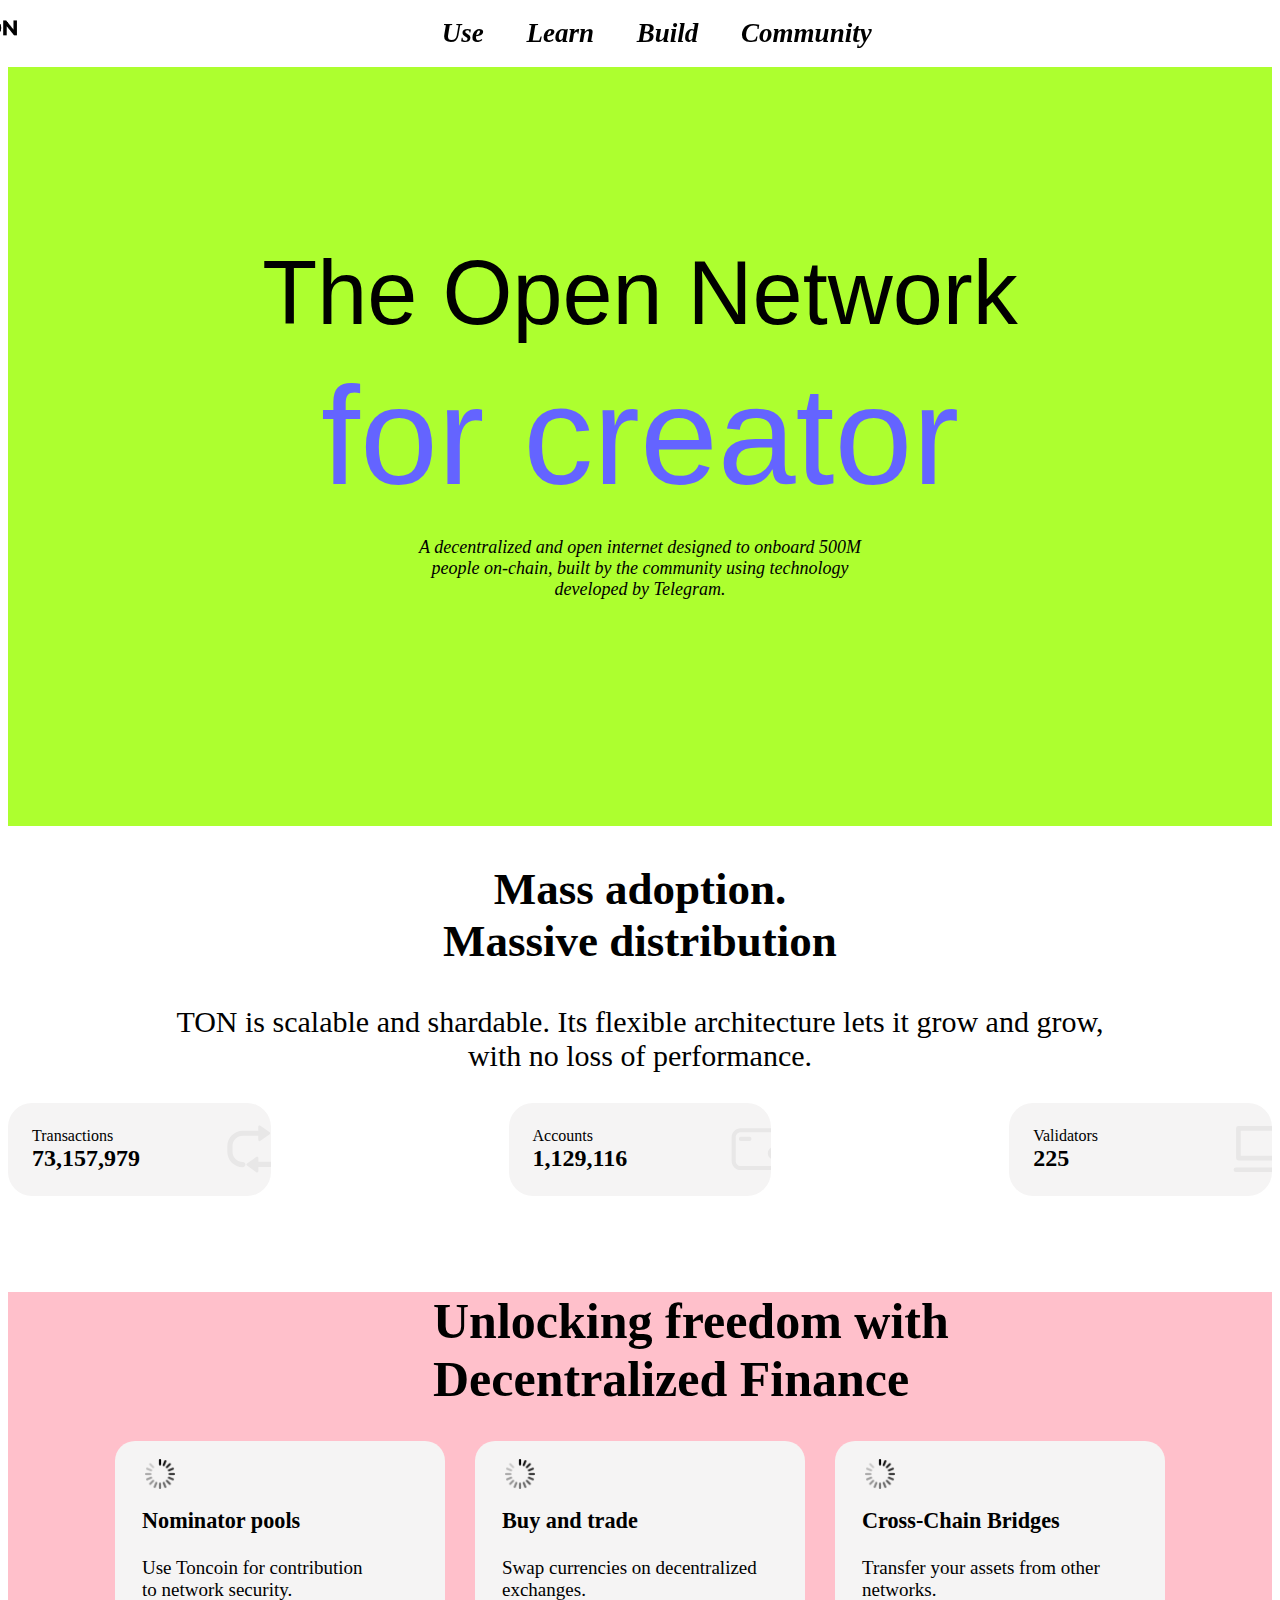
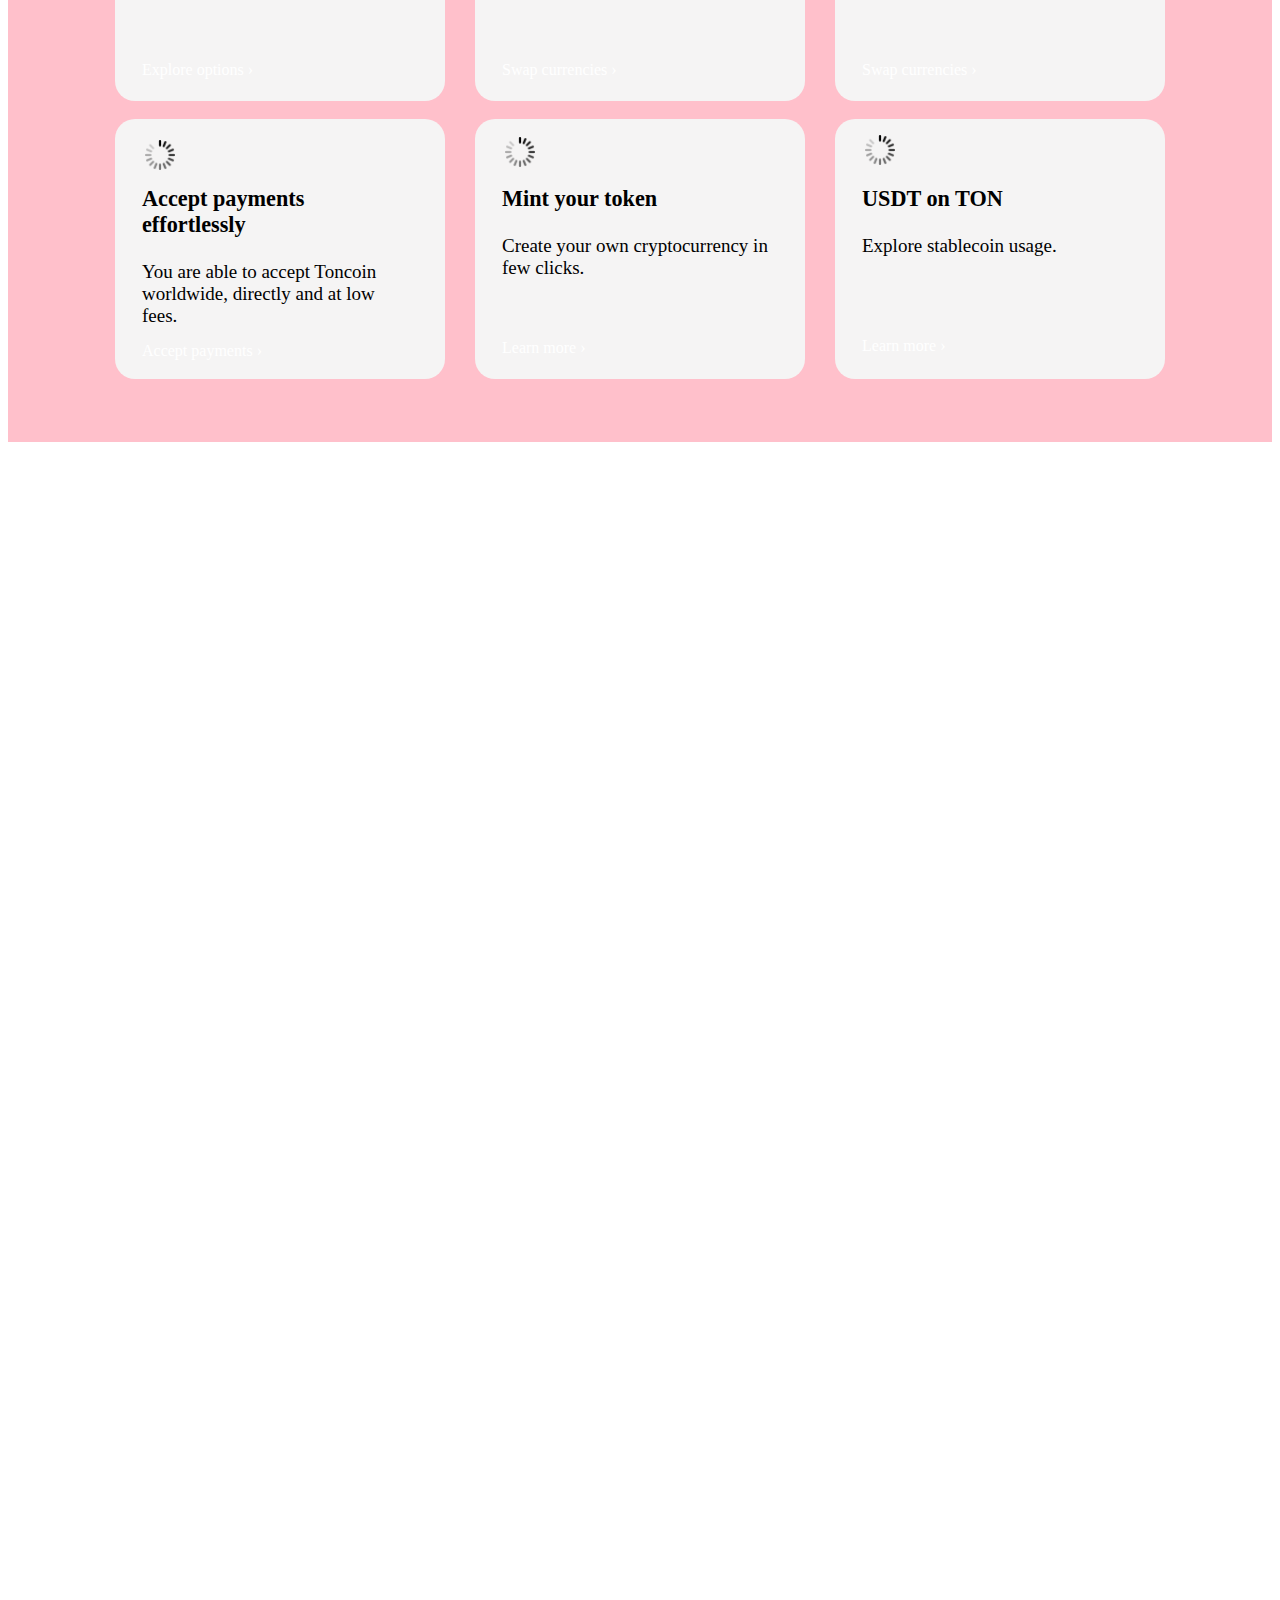
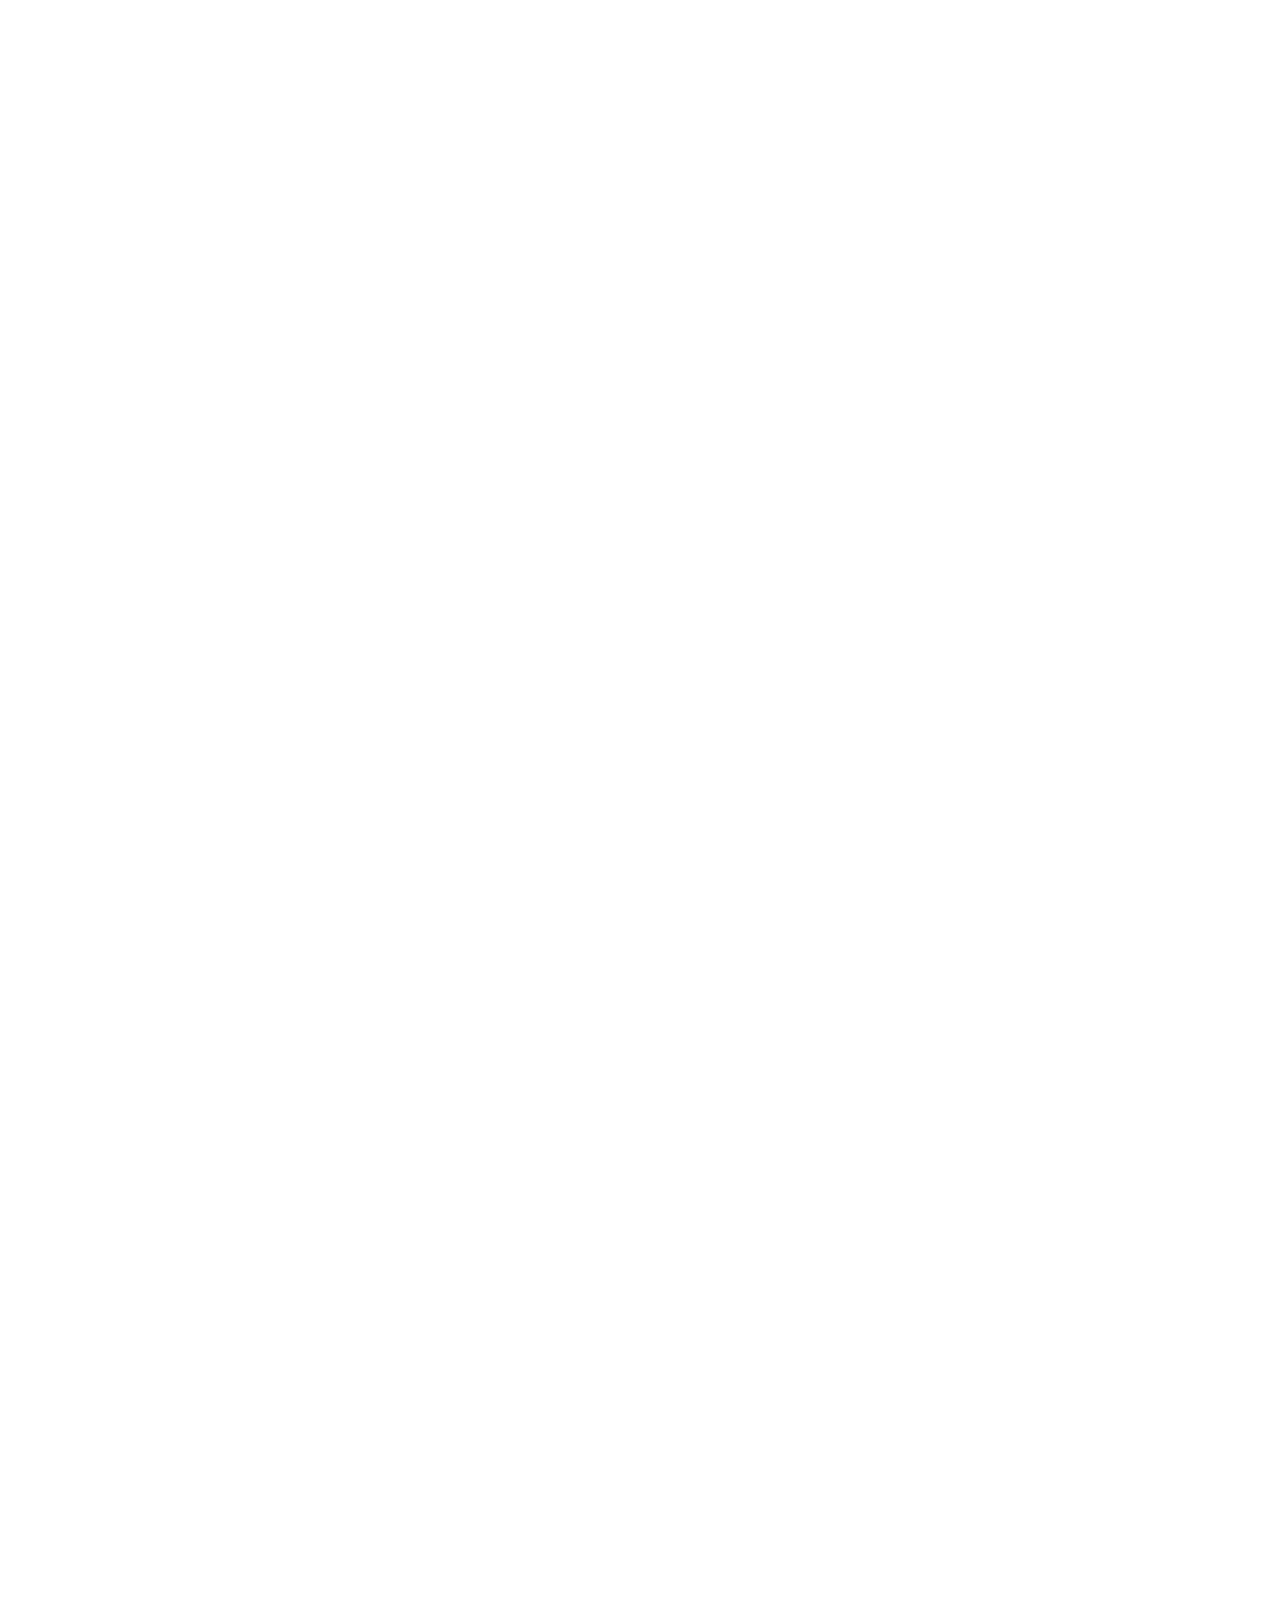
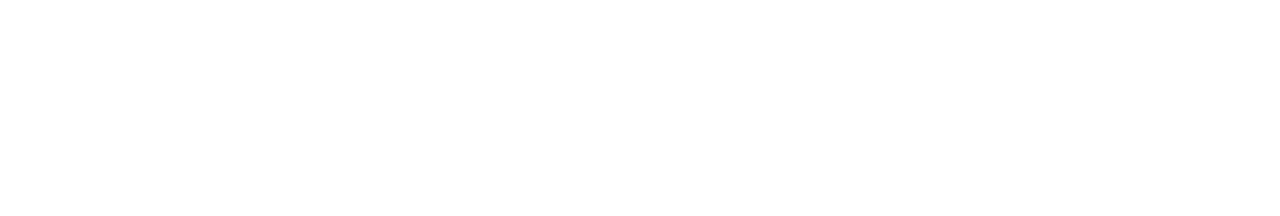
<file: index.html>
<html lang="en">
<head>
    <meta charset="UTF-8">
    <meta name="viewport" content="width=device-width, initial-scale=1.0">
    <title>TON</title>
    <link rel="stylesheet" href="ton.css">
<link rel="stylesheet" href="style.css">>
    
</head>
<body>
    <section class="sep">
   
    <nav>
       <span class="section2"><img src="ton_logo_light_background.png" width="80px"></span>
        <i><b><a href="https://google.com" target="_blank">Use</a>
          <a href="https://google.com" target="_blank">Learn</a>
           <a href="https://google.com" target="_blank">Build</a>
            <a href="https://google.com" target="_blank">Community</a>
        <span class="section">Eng</span></b></i>
    </nav>
   
    
   <div class="box">
   
     <br><br>The Open Network
</div>
<div class="box2">
    for creator
</div>

<div class="box3"><i>A decentralized and open internet designed to onboard 500M
    <br> people on-chain, built by the community using technology
    <br>developed by Telegram.</i></div>
</section>
<section class="info container">
    <div class="info-description"> 
        <h2>Mass adoption. <br> Massive distribution</h2> 
        <p>TON is scalable and shardable. Its flexible architecture lets it grow and grow,<br> with no loss of performance.</p>
    </div>

    <div class="network-info">
        <div class="stat">
        <div class="stat-title">Transactions</div>
        <div class="stat-count">73,157,979</div>
        <img src="transactions.svg" alt="">
        </div>
        <div class="stat">
         <div class="stat-title">Accounts</div>
        <div class="stat-count">1,129,116</div>
        <img src="wallet.svg" alt="">
        </div>
        <div class="stat">
         <div class="stat-title">Validators</div>
        <div class="stat-count">225</div>
        <img src="validators.svg" alt="">
        </div>
    </div>
</section>
<section class="Unlocking">
    <div class="freedom1"><h1>Unlocking freedom with<br> Decentralized Finance</h1></div>
    <div class="Finance">
<div class="freedom">
<div class="Nominator"><h3>Nominator pools</h3>
Use Toncoin for contribution<br> to network security.</div>
<div class="Explore"><a href="#">Explore options ›</a> </div>
<div class="img"><img src="loading.png" width="30px"></div>
</div>



<div class="freedom">
<div class="Nominator"><h3>Buy and trade</h3>
Swap currencies on decentralized <br>exchanges.</div>
<div class="Explore"><a href="#">Swap currencies ›</a> </div>
<div class="img"><img src="loading.png" width="30px"></div>
</div>


<div class="freedom">
<div class="Nominator"><h3>Cross-Chain Bridges</h3>
Transfer your assets from other <br>networks.</div>
<div class="Explore"><a href="#">Swap currencies ›</a> </div>
<div class="img"><img src="loading.png" width="30px"></div>
</div>
</div>

<br>
<div class="Finance">
<div class="freedom">
<div class="Nominator"><h3>Accept payments <br>effortlessly</h3>
You are able to accept Toncoin <br>worldwide, directly and at low<br>fees.</div>
<div class="Explore1"><a href="#">Accept payments ›</a> </div>
<div class="img"><img src="loading.png" width="30px"></div>
</div>


<div class="freedom">
<div class="Nominator"><h3>Mint your token</h3>
Create your own cryptocurrency in<br> few clicks.</div>
<div class="Explore"><a href="#">Learn more ›</a> </div>
<div class="img"><img src="loading.png" width="30px"></div>
</div>


<div class="freedom">
<div class="Nominator"><h3>USDT on TON</h3>
Explore stablecoin usage.</div>
<div class="Explore2"><a href="#">Learn more ›</a></div>
<div class="img"><img src="loading.png" width="30px"></div>
</div>
</div>
</section>
</body>
</html>
</file>
<file: ton.css>
*,*::before,*: :after€ box-sizing: inherit;


html,body{
    box-sizing:border-box;
}


body{
    height: 5000px;
}


nav{
 font-size: 27px;
    position: fixed;
    top: 0;
    left: 0;

    width: 100%;
    text-align: center;
    background-color: white;
z-index: 3;
}


nav a{
    
      text-decoration: none;
    color: black;
    padding: 18px;
    display: inline-block;
}

.box{

    padding: 10px;
    text-align: center;
    font-family: Impact, Haettenschweiler, 'Arial Narrow Bold', sans-serif;
    font-size: 90px;
}

.box2{
font-family: Impact, Haettenschweiler, 'Arial Narrow Bold', sans-serif;
font-size: 140px;
position: relative;
    text-align: center;
color: rgb(100, 100, 255);
z-index: 2;

}

.box3{
text-align: center;
padding: 20px;
font-size: 18px;
}

.section{

 position: relative;
    left: 400px;
    right: 400px;
    width: 600px;
    height: 600px;
}

.section2{
    position: relative;
    left: -400px;
    right: -400px;
    width: -600px;
    height: -600px;
    
}

.section2{

    width: 10px;
    height: auto;
}



.info .info-description{
text-align: center;
font-size: 30px;
}


.info{
    margin-bottom: 6rem;
}

.info .network-info{
  
    display: flex;
    justify-content: space-between;
}



.info .network-info .stat{
    width: 17%;
    background-color: var(--button_light_secondary);
    background-color: #f5f4f4;
    padding: 24px;
    border-radius: 24px;
    position: relative;
    overflow: hidden;
    
    
}


.info .network-info .stat:hover{
    background-color:#d5d5d5;
}




.info .network-info .stat-titlel{
margin-bottom: 12px;

}





.info .network-info .stat-count{
    font-size: 24px;
    font-weight: bold;
}

.info .network-info .stat img{
position: absolute;
right: 0;
top: 50%;
transform: translate(30%, -50%);
height: 64px;
opacity: 5%;

}

.info .network-info .stat .stat-titlel,.info .network-info .stat .stat-count{

    position: relative;
   }

 


.Finance{

 display: flex;
   gap: 30px;
   justify-content: center;
}


.freedom{
    width: 330px;
    height: 260px;
    background-color: #f5f4f4;
    border-radius: 20px;
   
}

.freedom:hover{
    background-color:#d5d5d5 ;
}

.Nominator{
font-size: 19px;
    padding-left: 27px;
    padding-top: 45px;
   
}

.Explore{
    padding-left: 27px;
    padding-top: 60px;
    color: rgb(26, 136, 254);
    
}

.Explore1{
    
    padding-left: 27px;
    padding-top: 15px;
    color: rgb(26, 136, 254);

}
    
.Explore2{
     padding-left: 27px;
    padding-top: 80px;
    color: rgb(26, 136, 254);
}

.freedom1{
    padding-left: 425px;
    font-size: 25px;
}

a {
  text-decoration: none;
  color: rgb(26, 136, 254);
}


.img{

   
  position: relative;
  top: -220px;
left: 30px;

}


.Unlocking{
    background-color: pink;
}

.sep{
    background-color:greenyellow;
}
</file>
<file: style.css>
html,body{
    box-sizing:border-box;
}


body{
    height: 5000px;
}


nav{
 font-size: 27px;
    position: fixed;
    top: 0;
    left: 0;

    width: 100%;
    text-align: center;
    background-color: white;
z-index: 3;
}


nav a{
    
      text-decoration: none;
    color: black;
    padding: 18px;
    display: inline-block;
}

.box{

    padding: 10px;
    text-align: center;
    font-family: Impact, Haettenschweiler, 'Arial Narrow Bold', sans-serif;
    font-size: 90px;
}

.box2{
font-family: Impact, Haettenschweiler, 'Arial Narrow Bold', sans-serif;
font-size: 140px;
position: relative;
    text-align: center;
color: rgb(100, 100, 255);
z-index: 2;

}

.box3{
text-align: center;
padding: 20px;
font-size: 18px;
}

.section{

 position: relative;
    left: 400px;
    right: 400px;
    width: 600px;
    height: 600px;
}

.section2{
    position: relative;
    left: -400px;
    right: -400px;
    width: -600px;
    height: -600px;
    
}

.section2{

    width: 10px;
    height: auto;
}



.Unlocking{
    height: 15%;
    width: auto;
}

.Finance{

 display: flex;
   gap: 30px;
   justify-content: center;
}


.freedom{
    width: 330px;
    height: 260px;
    background-color: #f5f4f4;
    border-radius: 20px;
   
}

.freedom:hover{
    background-color:#d5d5d5 ;
}

.Nominator{
font-size: 19px;
    padding-left: 27px;
    padding-top: 45px;
   
}

.Explore{
    padding-left: 27px;
    padding-top: 60px;
    color: rgb(26, 136, 254);
    
}

.Explore1{
    
    padding-left: 27px;
    padding-top: 15px;
    color: rgb(26, 136, 254);

}
    
.Explore2{
     padding-left: 27px;
    padding-top: 80px;
    color: rgb(26, 136, 254);
}

.freedom1{
    padding-left: 425px;
    font-size: 25px;
}

a {
  text-decoration: none;
  color: rgb(26, 136, 254);
}


.img{

   
  position: relative;
  top: -220px;
left: 30px;

}


.sep{
    height: 16%;
    width: auto;
}



.Use3{
    font-family: Impact, Haettenschweiler, 'Arial Narrow Bold', sans-serif;
    padding-bottom: 10px;
}

.Use{
   display: flex;
   gap: 50px;
  padding-left: 400px;
   justify-content: left
}

.Use2{
    text-align: center;
    padding-top: 30px;
  direction: ltr;          
  text-align: left;
}

.Use5{
    color: #7d7b7b;
}

.Eng{
    padding-left: 130px;
    padding-top: 30px;
    font-size: 20px;
}


.use6{

}

.use6:hover{
    color: rgb(28, 97, 225);
}


.Build{
    background-color: #12172c;
    height: 20%;
    width: 100%;
}


.boxes{
    background-color: rgba(8, 48, 114, 0.5);
    width: 1000px;
    height: 450px;
    border-radius: 32px;
    margin-left: 430px;
    margin-top: 30px;
}

.boxes1{
    background-color: rgba(8, 48, 114, 0.5);
    width: 300px;
    height: 180px;
    border-radius: 32px;
    margin-left: 430px;
    margin-top: 25px;
}


.Build{
    height: 18%;
    width: auto;
}


.Build1{

text-align: center;
color: #ffffff;
position: relative;
top: 120px;
}

.Build2{
   position: absolute;
   left: 750px;
   top: 3680px;
   color: #ffffff;
}

.Build3{
    position: absolute;
   left: 750px;
   top: 3770px;
   color: #ffffff;
}


.boxes2{
    background-color: rgb(255, 255, 255);
    width: 135px;
    height: 40px;
    border-radius: 32px;
    position: absolute;
   left: 750px;
   top: 3900px;
   z-index: 1;
}


.Build4{
    position: absolute;
   left: 762px;
   top: 3910px;
   z-index: 3;
   color: #224de6;
}

.Build5{
 position: absolute;
   left: 475px;
   top: 3960px;
   color: #ffffff
}

.Build6{
   position: absolute;
   left: 505px;
   top: 3700px;
   color: #ffffff
}


.Build7{
color: #ffffff;
}

.Build7:hover{
    transform: scale(50%);
}

.Build8{
    position: absolute;
   left: 475px;
   top: 4150px;
   color: white;
}


.Build9{
    position: absolute;
   left: 475px;
   top: 4200px;
   color: #ffffff;
}

a{
    direction: none;
    color: #ffffff;
}


.Build10{
   margin-top: 150px;
   
}

.Build11{
  
}



.Dive{
    height: 16%;
    width: auto;
}


.Dive1{
    position: relative;
    left: 450px;
    top: 20px;
    color: #ffffff;
}

.Dive5{
    width: 1000px;
    height: 250px;
    background-color: #224de6;
    border-radius: 32px;
    position: relative;
    left: 450px;
    bottom: 50px;
}



.Dive2{
    position: relative;
    left: 500px;
    top: 120px;
    z-index: 3;
    font-family: Impact, Haettenschweiler, 'Arial Narrow Bold', sans-serif;
    font-size: 20px;
    color: #ffffff;
}


.Dive3{
    position: relative;
    left: 500px;
    top: 135px;
    z-index: 3;
    font-size: 20px;
    color: #ffffff;
}


.Dive4{
    position: relative;
    left: 523px;
    top: 166px;
    z-index: 3;
    font-size: 20px;
    color: #224de6;
}


.Dive6{
    position: relative;
    overflow: hidden;
    left: 1000px;
    bottom: 250px;
    color: #ffffff;
}


.Dive7{
    position: relative;
    left: 507px;
   bottom: 301px;
    width: 120px;
    height: 40px;
    background-color: #ffffff;
    border-radius: 32px;
}


.Dive8{
     position: relative;
    left: 657px;
    bottom: 335px;
    z-index: 3;
    font-size: 20px;
    color: #ffffff;
}


.Dive9{
     position: relative;
    left: 780px;
    bottom: 357px;
    z-index: 3;
    font-size: 20px;
    color: #ffffff;
}



.Dive10{
    position: relative;
    bottom: 280px;
}



.Telegram{
    background-color: #d5d5d5;
    height: 17%;
    width: auto;
}

.Telegram1{
    position: relative;
    left: 300px;
    top: 50px;
    font-size: 45px;
}


.Telegram2{
    position: relative;
    left: 300px;
    top: 50px;
    font-size: 45px;
}


.Telegram3{
    position: relative;
    left: 650px;
    top: 8px;
    color: #0062ff;
    font-size: 35px;
}


.Telegram4{
    position: relative;
    left: 600px;
    bottom: 25px;
}

.Telegram5{
    width: 340px;
    height: 500px;
    border-radius: 32px;
    background-color: #0062ff;
    position: relative;
    left: 300px;
}


.Telegram6{
    width: 340px;
    height: 500px;
    border-radius: 32px;
    background-color: #e5e7eb;
    position: relative;
    left: 660px;
    bottom: 500px;
}


.Telegram7{
    width: 340px;
    height: 500px;
    border-radius: 32px;
    background-color: #3a3b42;
    position: relative;
    left: 1020px;
    bottom: 1000;
}



.Telegram8{
    width: 340px;
    height: 500px;
    border-radius: 32px;
    background-color: #e5e7eb;
    position: relative;
    left: 1380px;
    bottom: 1500;
}


.Telegram9{

text-align: center;
position: relative;
top: 190px;
}


.Telegram10{
text-align: center;
}


.Telegram11{

text-align: center;
position: relative;
top: 190px;
}

.Telegram12{
text-align: center;
}


.Telegram13{
   position: relative;
   bottom: 274px;
   left: 40px;
   font-size: 21px;
   color: #ffffff;
}


.Telegram14{
   position: relative;
   top: 74px;
   left: 40px;
   font-size: 21px;
}


.Telegram15{
   position: relative;
   bottom: 274px;
   left: 40px;
   font-size: 21px;
   color: #ffffff;
}


.Telegram16{
   position: relative;
   top: 74px;
   left: 40px;
   font-size: 21px;
}

.Telegram17{
    position: relative;
    left: 1350px;
    bottom: 80px;
    z-index: 3;
    color: #ffffff;
}

.Telegram18{
    width: 100px;
    height: 40px;
    border-radius: 40px;
    background-color: rgb(0, 0, 0);
    position: relative;
    left: 1337px;
    bottom: 107px;
}
</file>
